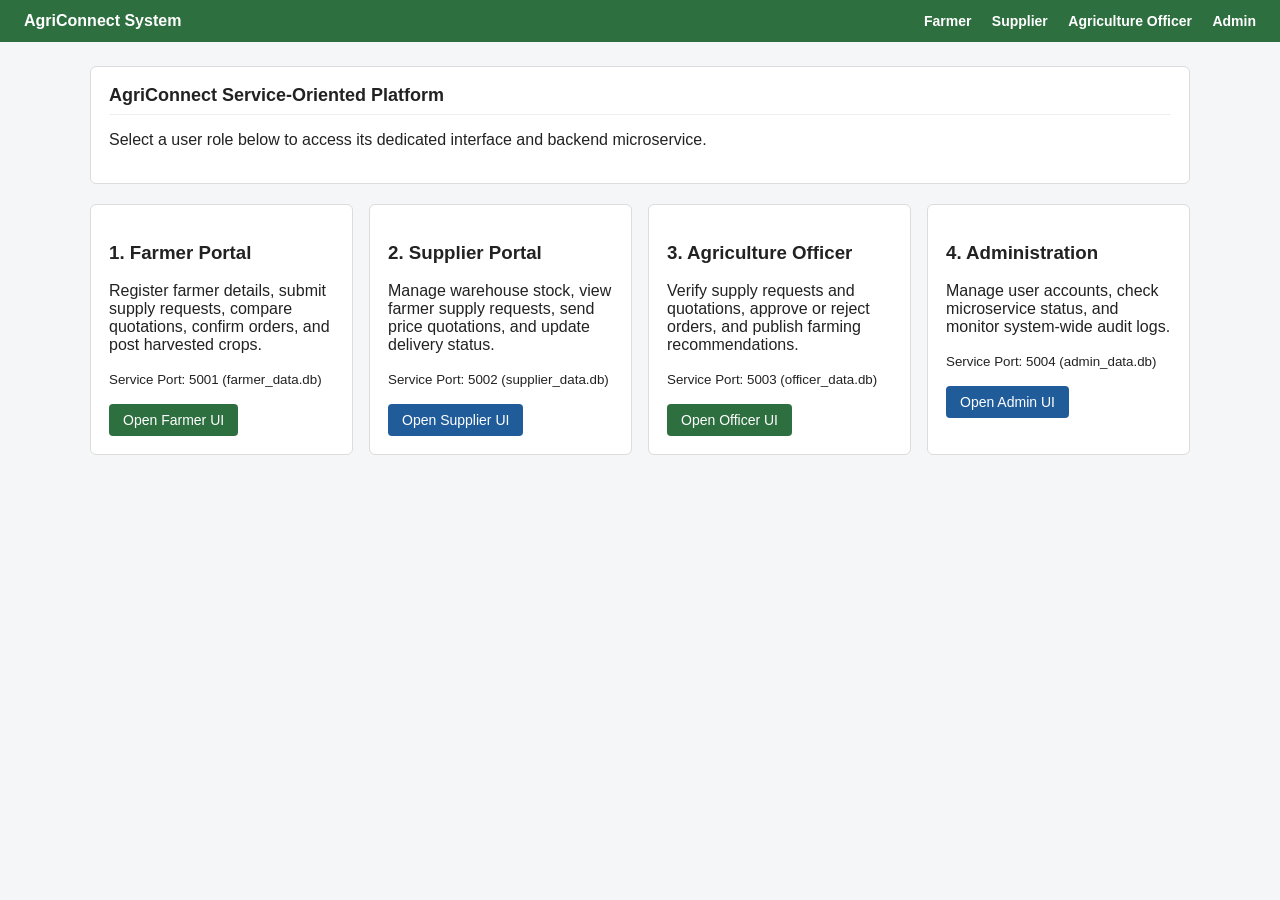
<file: ClientPortal/wwwroot/index.html>
<!DOCTYPE html>
<html lang="en">
<head>
  <meta charset="UTF-8" />
  <title>AgriConnect - Role Selection</title>
  <link rel="stylesheet" href="css/style.css" />
</head>
<body>
  <div class="navbar">
    <div><strong>AgriConnect System</strong></div>
    <div>
      <a href="farmer.html">Farmer</a>
      <a href="supplier.html">Supplier</a>
      <a href="officer.html">Agriculture Officer</a>
      <a href="admin.html">Admin</a>
    </div>
  </div>

  <div class="container">
    <div class="box">
      <h2>AgriConnect Service-Oriented Platform</h2>
      <p>Select a user role below to access its dedicated interface and backend microservice.</p>
    </div>

    <div class="role-grid">
      <div class="box">
        <h3>1. Farmer Portal</h3>
        <p>Register farmer details, submit supply requests, compare quotations, confirm orders, and post harvested crops.</p>
        <p><small>Service Port: 5001 (farmer_data.db)</small></p>
        <a href="farmer.html"><button>Open Farmer UI</button></a>
      </div>

      <div class="box">
        <h3>2. Supplier Portal</h3>
        <p>Manage warehouse stock, view farmer supply requests, send price quotations, and update delivery status.</p>
        <p><small>Service Port: 5002 (supplier_data.db)</small></p>
        <a href="supplier.html"><button class="btn-blue">Open Supplier UI</button></a>
      </div>

      <div class="box">
        <h3>3. Agriculture Officer</h3>
        <p>Verify supply requests and quotations, approve or reject orders, and publish farming recommendations.</p>
        <p><small>Service Port: 5003 (officer_data.db)</small></p>
        <a href="officer.html"><button>Open Officer UI</button></a>
      </div>

      <div class="box">
        <h3>4. Administration</h3>
        <p>Manage user accounts, check microservice status, and monitor system-wide audit logs.</p>
        <p><small>Service Port: 5004 (admin_data.db)</small></p>
        <a href="admin.html"><button class="btn-blue">Open Admin UI</button></a>
      </div>
    </div>
  </div>
</body>
</html>
</file>
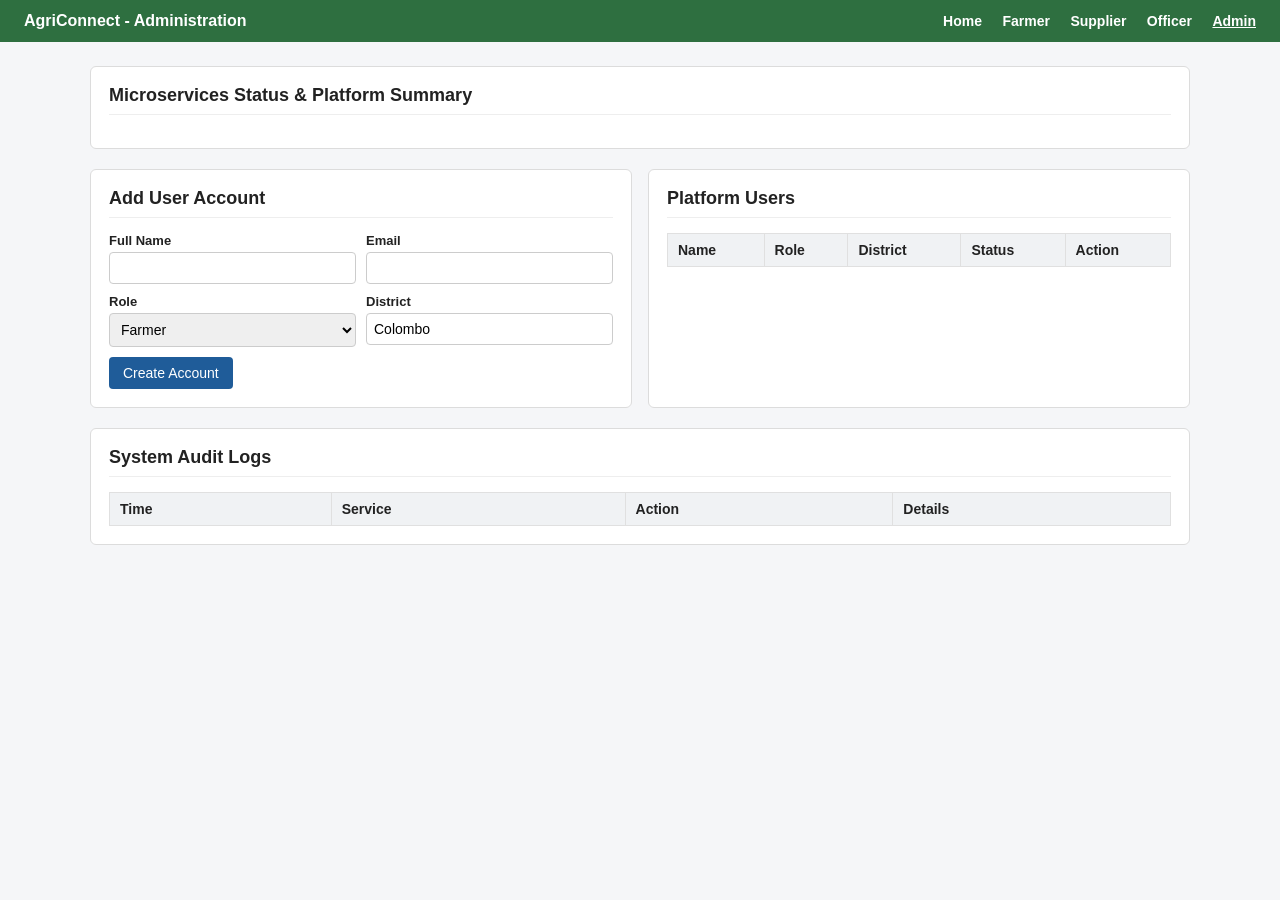
<file: ClientPortal/wwwroot/admin.html>
<!DOCTYPE html>
<html lang="en">
<head>
  <meta charset="UTF-8" />
  <title>Administration - AgriConnect</title>
  <link rel="stylesheet" href="css/style.css" />
</head>
<body>
  <div class="navbar">
    <div><strong>AgriConnect - Administration</strong></div>
    <div>
      <a href="index.html">Home</a>
      <a href="farmer.html">Farmer</a>
      <a href="supplier.html">Supplier</a>
      <a href="officer.html">Officer</a>
      <a class="active" href="admin.html">Admin</a>
    </div>
  </div>

  <div class="container">
    <div class="box">
      <h2>Microservices Status & Platform Summary</h2>
      <div class="row" id="summaryCards"></div>
    </div>

    <div class="row">
      <div class="col box">
        <h2>Add User Account</h2>
        <form id="userForm">
          <div class="form-row">
            <div><label>Full Name</label><input id="uName" required /></div>
            <div><label>Email</label><input id="uEmail" type="email" required /></div>
          </div>
          <div class="form-row">
            <div><label>Role</label><select id="uRole"><option>Farmer</option><option>Supplier</option><option>Officer</option><option>Admin</option></select></div>
            <div><label>District</label><input id="uDist" value="Colombo" required /></div>
          </div>
          <button type="submit" class="btn-blue">Create Account</button>
        </form>
      </div>

      <div class="col box">
        <h2>Platform Users</h2>
        <table>
          <thead><tr><th>Name</th><th>Role</th><th>District</th><th>Status</th><th>Action</th></tr></thead>
          <tbody id="userTable"></tbody>
        </table>
      </div>
    </div>

    <div class="box">
      <h2>System Audit Logs</h2>
      <table>
        <thead><tr><th>Time</th><th>Service</th><th>Action</th><th>Details</th></tr></thead>
        <tbody id="logTable"></tbody>
      </table>
    </div>
  </div>

  <script src="js/app.js"></script>
  <script>
    async function loadAdmin() {
      const [summary, users, logs] = await Promise.all([
        fetch(`${SERVICES.admin}/summary`).then(r => r.json()),
        fetch(`${SERVICES.admin}/users`).then(r => r.json()),
        fetch(`${SERVICES.admin}/logs`).then(r => r.json())
      ]);

      document.getElementById("summaryCards").innerHTML = `
        <div class="col"><strong>Total Users:</strong> ${summary.totalUsers}</div>
        <div class="col"><strong>Supply Requests:</strong> ${summary.requests}</div>
        <div class="col"><strong>Quotations:</strong> ${summary.quotes}</div>
        <div class="col"><strong>Crop Listings:</strong> ${summary.crops}</div>
        <div class="col"><strong>FarmerService (5001):</strong> ${getBadge(summary.services.farmer)}</div>
        <div class="col"><strong>SupplierService (5002):</strong> ${getBadge(summary.services.supplier)}</div>
        <div class="col"><strong>OfficerService (5003):</strong> ${getBadge(summary.services.officer)}</div>
        <div class="col"><strong>AdminService (5004):</strong> ${getBadge(summary.services.admin)}</div>
      `;

      document.getElementById("userTable").innerHTML = users.map(u => `
        <tr>
          <td>${u.fullName}<br><small>${u.email}</small></td>
          <td>${u.role}</td>
          <td>${u.district}</td>
          <td>${u.active ? getBadge("Running") : getBadge("Offline")}</td>
          <td><button class="btn-sm btn-blue" onclick="toggleUser(${u.id})">${u.active ? "Disable" : "Enable"}</button></td>
        </tr>
      `).join("");

      document.getElementById("logTable").innerHTML = logs.map(l => `
        <tr>
          <td>${new Date(l.logTime).toLocaleString()}</td>
          <td>${l.serviceName}</td>
          <td>${l.action}</td>
          <td>${l.details}</td>
        </tr>
      `).join("");
    }

    async function toggleUser(id) {
      await fetch(`${SERVICES.admin}/users/${id}/toggle`, { method: "PUT" });
      loadAdmin();
    }

    document.getElementById("userForm").addEventListener("submit", async e => {
      e.preventDefault();
      await fetch(`${SERVICES.admin}/users`, {
        method: "POST",
        headers: { "Content-Type": "application/json" },
        body: JSON.stringify({
          fullName: document.getElementById("uName").value,
          email: document.getElementById("uEmail").value,
          role: document.getElementById("uRole").value,
          district: document.getElementById("uDist").value,
          active: true
        })
      });
      e.target.reset();
      alert("User created.");
      loadAdmin();
    });

    loadAdmin();
  </script>
</body>
</html>
</file>
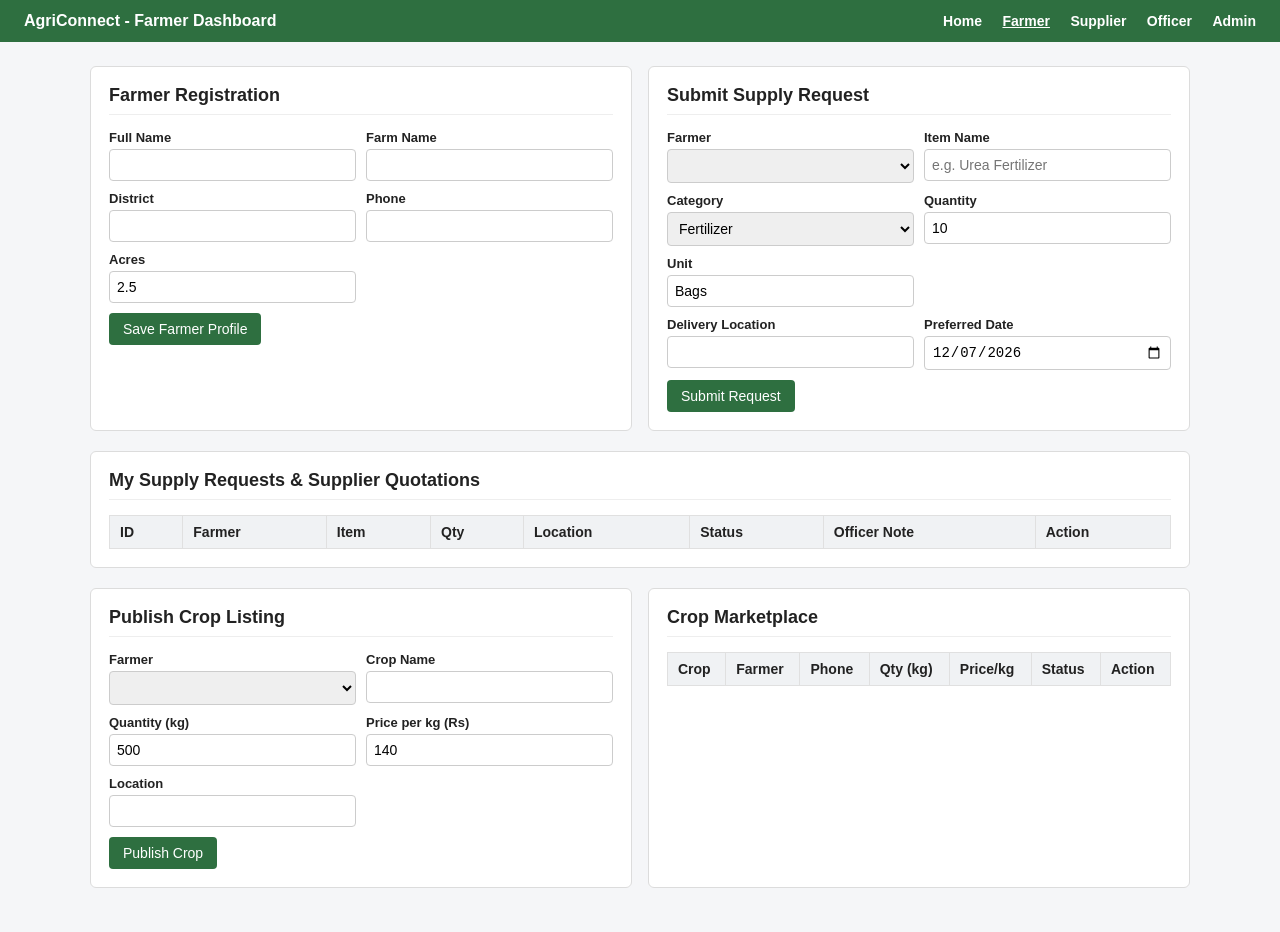
<file: ClientPortal/wwwroot/farmer.html>
<!DOCTYPE html>
<html lang="en">
<head>
  <meta charset="UTF-8" />
  <title>Farmer Dashboard - AgriConnect</title>
  <link rel="stylesheet" href="css/style.css" />
</head>
<body>
  <div class="navbar">
    <div><strong>AgriConnect - Farmer Dashboard</strong></div>
    <div>
      <a href="index.html">Home</a>
      <a class="active" href="farmer.html">Farmer</a>
      <a href="supplier.html">Supplier</a>
      <a href="officer.html">Officer</a>
      <a href="admin.html">Admin</a>
    </div>
  </div>

  <div class="container">
    <div class="row">
      <div class="col box">
        <h2>Farmer Registration</h2>
        <form id="regForm">
          <div class="form-row">
            <div><label>Full Name</label><input id="fName" required /></div>
            <div><label>Farm Name</label><input id="fFarm" required /></div>
          </div>
          <div class="form-row">
            <div><label>District</label><input id="fDistrict" required /></div>
            <div><label>Phone</label><input id="fPhone" required /></div>
            <div><label>Acres</label><input id="fAcres" type="number" step="0.1" value="2.5" required /></div>
          </div>
          <button type="submit">Save Farmer Profile</button>
        </form>
      </div>

      <div class="col box">
        <h2>Submit Supply Request</h2>
        <form id="reqForm">
          <div class="form-row">
            <div><label>Farmer</label><select id="reqFarmer"></select></div>
            <div><label>Item Name</label><input id="reqItem" placeholder="e.g. Urea Fertilizer" required /></div>
          </div>
          <div class="form-row">
            <div><label>Category</label>
              <select id="reqCat"><option>Fertilizer</option><option>Seeds</option><option>Pesticide</option><option>Tools</option></select>
            </div>
            <div><label>Quantity</label><input id="reqQty" type="number" value="10" required /></div>
            <div><label>Unit</label><input id="reqUnit" value="Bags" required /></div>
          </div>
          <div class="form-row">
            <div><label>Delivery Location</label><input id="reqLoc" required /></div>
            <div><label>Preferred Date</label><input id="reqDate" type="date" required /></div>
          </div>
          <button type="submit">Submit Request</button>
        </form>
      </div>
    </div>

    <div class="box">
      <h2>My Supply Requests & Supplier Quotations</h2>
      <table>
        <thead>
          <tr><th>ID</th><th>Farmer</th><th>Item</th><th>Qty</th><th>Location</th><th>Status</th><th>Officer Note</th><th>Action</th></tr>
        </thead>
        <tbody id="reqTable"></tbody>
      </table>

      <div id="quoteBox" style="display:none; margin-top:15px; padding:12px; background:#f9f9f9; border:1px solid #ccc;">
        <strong>Quotations for Request #<span id="qReqId"></span></strong>
        <table style="margin-top:8px;">
          <thead><tr><th>Supplier</th><th>Unit Price</th><th>Total</th><th>Delivery Days</th><th>Remarks</th><th>Confirm</th></tr></thead>
          <tbody id="quoteTable"></tbody>
        </table>
      </div>
    </div>

    <div class="row">
      <div class="col box">
        <h2>Publish Crop Listing</h2>
        <form id="cropForm">
          <div class="form-row">
            <div><label>Farmer</label><select id="cropFarmer"></select></div>
            <div><label>Crop Name</label><input id="cropName" required /></div>
          </div>
          <div class="form-row">
            <div><label>Quantity (kg)</label><input id="cropQty" type="number" value="500" required /></div>
            <div><label>Price per kg (Rs)</label><input id="cropPrice" type="number" value="140" required /></div>
            <div><label>Location</label><input id="cropLoc" required /></div>
          </div>
          <button type="submit">Publish Crop</button>
        </form>
      </div>

      <div class="col box">
        <h2>Crop Marketplace</h2>
        <table>
          <thead><tr><th>Crop</th><th>Farmer</th><th>Phone</th><th>Qty (kg)</th><th>Price/kg</th><th>Status</th><th>Action</th></tr></thead>
          <tbody id="cropTable"></tbody>
        </table>
      </div>
    </div>
  </div>

  <script src="js/app.js"></script>
  <script>
    document.getElementById("reqDate").valueAsDate = new Date(Date.now() + 3 * 86400000);

    async function loadData() {
      const [farmers, requests, crops] = await Promise.all([
        fetch(`${SERVICES.farmer}/profiles`).then(r => r.json()),
        fetch(`${SERVICES.farmer}/requests`).then(r => r.json()),
        fetch(`${SERVICES.farmer}/crops`).then(r => r.json())
      ]);

      const options = farmers.map(f => `<option value="${f.id}">${f.fullName} (${f.district})</option>`).join("");
      document.getElementById("reqFarmer").innerHTML = options;
      document.getElementById("cropFarmer").innerHTML = options;

      document.getElementById("reqTable").innerHTML = requests.map(r => `
        <tr>
          <td>${r.id}</td>
          <td>${r.farmerName}</td>
          <td>${r.itemName}</td>
          <td>${r.quantity} ${r.unit}</td>
          <td>${r.deliveryLocation}</td>
          <td>${getBadge(r.status)}</td>
          <td>${r.officerNote || "-"}</td>
          <td><button class="btn-sm btn-blue" onclick="viewQuotes(${r.id}, '${r.status}')">Quotations</button></td>
        </tr>
      `).join("");

      document.getElementById("cropTable").innerHTML = crops.map(c => `
        <tr>
          <td>${c.cropName}</td>
          <td>${c.farmerName}</td>
          <td>${c.contactPhone}</td>
          <td>${c.quantityKg}</td>
          <td>Rs. ${c.pricePerKg}</td>
          <td>${getBadge(c.status)}</td>
          <td>${c.status === "Available" ? `<button class="btn-sm" onclick="markSold(${c.id})">Mark Sold</button>` : "-"}</td>
        </tr>
      `).join("");
    }

    async function viewQuotes(reqId, status) {
      const list = await fetch(`${SERVICES.farmer}/requests/${reqId}/quotations`).then(r => r.json());
      document.getElementById("qReqId").textContent = reqId;
      document.getElementById("quoteBox").style.display = "block";

      if (!list.length) {
        document.getElementById("quoteTable").innerHTML = `<tr><td colspan="6">No quotations available yet.</td></tr>`;
        return;
      }

      document.getElementById("quoteTable").innerHTML = list.map(q => `
        <tr>
          <td>${q.supplierName}</td>
          <td>Rs. ${q.unitPrice}</td>
          <td>Rs. ${q.totalAmount}</td>
          <td>${q.deliveryDays} days</td>
          <td>${q.remarks}</td>
          <td>
            ${status === "Approved"
              ? `<button class="btn-sm" onclick="confirmOrder(${reqId}, ${q.id}, '${q.supplierName}', ${q.totalAmount})">Confirm</button>`
              : `<span>${status}</span>`}
          </td>
        </tr>
      `).join("");
    }

    async function confirmOrder(reqId, quotationId, supplierName, totalAmount) {
      const res = await fetch(`${SERVICES.farmer}/requests/${reqId}/confirm`, {
        method: "POST",
        headers: { "Content-Type": "application/json" },
        body: JSON.stringify({ quotationId, supplierName, totalAmount })
      });
      if (res.ok) {
        alert("Order confirmed successfully.");
        document.getElementById("quoteBox").style.display = "none";
        loadData();
      }
    }

    async function markSold(id) {
      await fetch(`${SERVICES.farmer}/crops/${id}/sold`, { method: "PUT" });
      loadData();
    }

    document.getElementById("regForm").addEventListener("submit", async e => {
      e.preventDefault();
      await fetch(`${SERVICES.farmer}/register`, {
        method: "POST",
        headers: { "Content-Type": "application/json" },
        body: JSON.stringify({
          fullName: document.getElementById("fName").value,
          farmName: document.getElementById("fFarm").value,
          district: document.getElementById("fDistrict").value,
          phone: document.getElementById("fPhone").value,
          acres: parseFloat(document.getElementById("fAcres").value)
        })
      });
      e.target.reset();
      alert("Farmer registered.");
      loadData();
    });

    document.getElementById("reqForm").addEventListener("submit", async e => {
      e.preventDefault();
      await fetch(`${SERVICES.farmer}/requests`, {
        method: "POST",
        headers: { "Content-Type": "application/json" },
        body: JSON.stringify({
          farmerId: parseInt(document.getElementById("reqFarmer").value),
          itemName: document.getElementById("reqItem").value,
          category: document.getElementById("reqCat").value,
          quantity: parseInt(document.getElementById("reqQty").value),
          unit: document.getElementById("reqUnit").value,
          deliveryLocation: document.getElementById("reqLoc").value,
          preferredDate: document.getElementById("reqDate").value
        })
      });
      e.target.reset();
      alert("Supply request submitted.");
      loadData();
    });

    document.getElementById("cropForm").addEventListener("submit", async e => {
      e.preventDefault();
      await fetch(`${SERVICES.farmer}/crops`, {
        method: "POST",
        headers: { "Content-Type": "application/json" },
        body: JSON.stringify({
          farmerId: parseInt(document.getElementById("cropFarmer").value),
          cropName: document.getElementById("cropName").value,
          quantityKg: parseFloat(document.getElementById("cropQty").value),
          pricePerKg: parseFloat(document.getElementById("cropPrice").value),
          location: document.getElementById("cropLoc").value
        })
      });
      e.target.reset();
      alert("Crop published.");
      loadData();
    });

    loadData();
  </script>
</body>
</html>
</file>
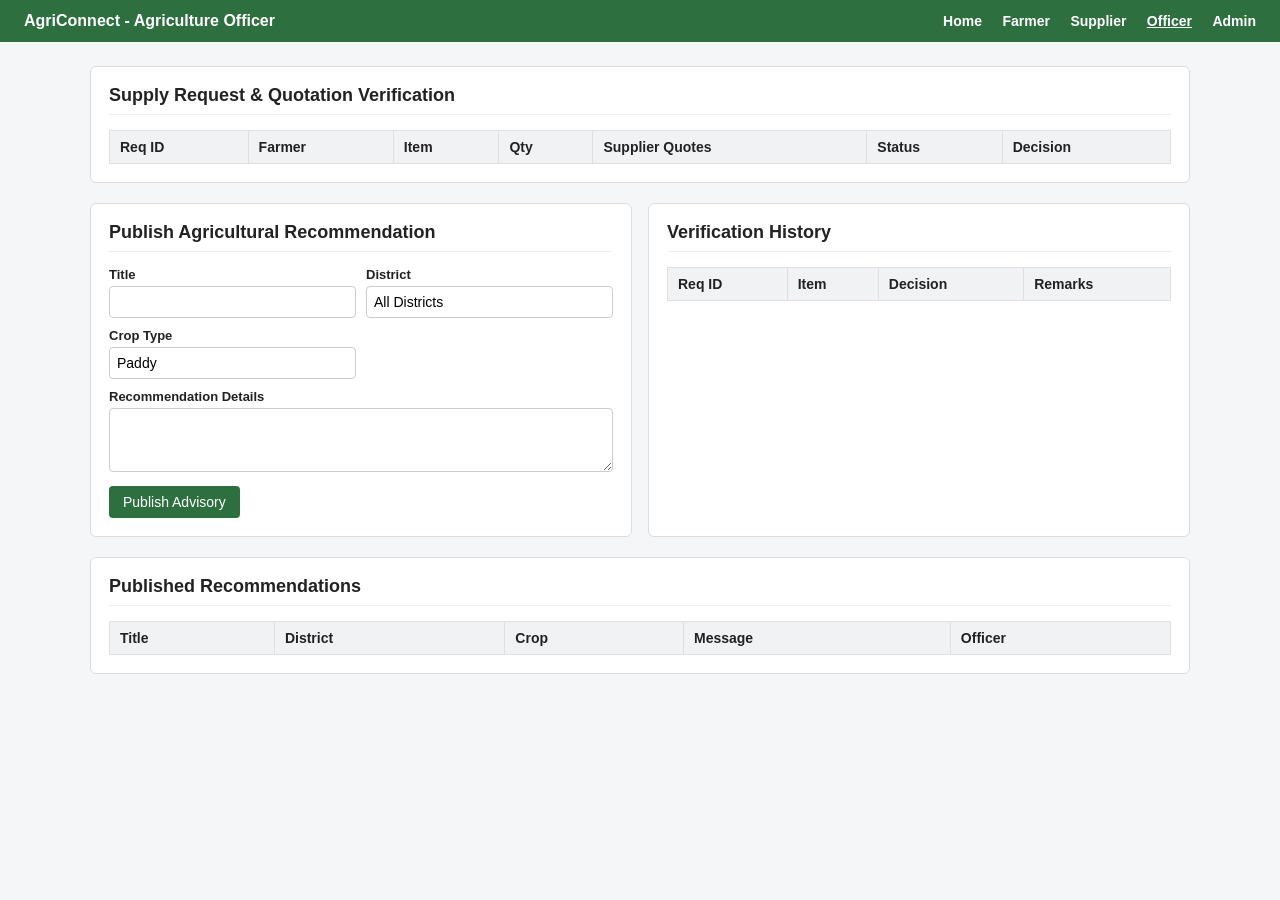
<file: ClientPortal/wwwroot/officer.html>
<!DOCTYPE html>
<html lang="en">
<head>
  <meta charset="UTF-8" />
  <title>Agriculture Officer - AgriConnect</title>
  <link rel="stylesheet" href="css/style.css" />
</head>
<body>
  <div class="navbar">
    <div><strong>AgriConnect - Agriculture Officer</strong></div>
    <div>
      <a href="index.html">Home</a>
      <a href="farmer.html">Farmer</a>
      <a href="supplier.html">Supplier</a>
      <a class="active" href="officer.html">Officer</a>
      <a href="admin.html">Admin</a>
    </div>
  </div>

  <div class="container">
    <div class="box">
      <h2>Supply Request & Quotation Verification</h2>
      <table>
        <thead><tr><th>Req ID</th><th>Farmer</th><th>Item</th><th>Qty</th><th>Supplier Quotes</th><th>Status</th><th>Decision</th></tr></thead>
        <tbody id="wfTable"></tbody>
      </table>
    </div>

    <div class="row">
      <div class="col box">
        <h2>Publish Agricultural Recommendation</h2>
        <form id="advForm">
          <div class="form-row">
            <div><label>Title</label><input id="aTitle" required /></div>
            <div><label>District</label><input id="aDistrict" value="All Districts" required /></div>
            <div><label>Crop Type</label><input id="aCrop" value="Paddy" required /></div>
          </div>
          <div class="form-row">
            <div><label>Recommendation Details</label><textarea id="aMsg" rows="3" required></textarea></div>
          </div>
          <button type="submit">Publish Advisory</button>
        </form>
      </div>

      <div class="col box">
        <h2>Verification History</h2>
        <table>
          <thead><tr><th>Req ID</th><th>Item</th><th>Decision</th><th>Remarks</th></tr></thead>
          <tbody id="verTable"></tbody>
        </table>
      </div>
    </div>

    <div class="box">
      <h2>Published Recommendations</h2>
      <table>
        <thead><tr><th>Title</th><th>District</th><th>Crop</th><th>Message</th><th>Officer</th></tr></thead>
        <tbody id="advTable"></tbody>
      </table>
    </div>
  </div>

  <script src="js/app.js"></script>
  <script>
    async function loadOfficer() {
      const [wf, verifications, advisories] = await Promise.all([
        fetch(`${SERVICES.officer}/workflows`).then(r => r.json()),
        fetch(`${SERVICES.officer}/verifications`).then(r => r.json()),
        fetch(`${SERVICES.officer}/advisories`).then(r => r.json())
      ]);

      const requests = wf.requests || [];
      const quotes = wf.quotes || [];

      document.getElementById("wfTable").innerHTML = requests.map(r => {
        const qList = quotes.filter(q => q.supplyRequestId === r.id);
        const qText = qList.length ? qList.map(q => `${q.supplierName}: Rs.${q.totalAmount}`).join("<br>") : "None";

        return `
          <tr>
            <td>#${r.id}</td>
            <td>${r.farmerName}</td>
            <td>${r.itemName}</td>
            <td>${r.quantity} ${r.unit}</td>
            <td>${qText}</td>
            <td>${getBadge(r.status)}</td>
            <td>
              <button class="btn-sm" onclick="decide(${r.id}, '${r.farmerName}', '${r.itemName}', 'Approved')">Approve</button>
              <button class="btn-sm btn-red" onclick="decide(${r.id}, '${r.farmerName}', '${r.itemName}', 'Rejected')">Reject</button>
            </td>
          </tr>
        `;
      }).join("");

      document.getElementById("verTable").innerHTML = verifications.map(v => `
        <tr><td>#${v.supplyRequestId}</td><td>${v.itemName}</td><td>${getBadge(v.decision)}</td><td>${v.remarks}</td></tr>
      `).join("");

      document.getElementById("advTable").innerHTML = advisories.map(a => `
        <tr><td>${a.title}</td><td>${a.district}</td><td>${a.cropType}</td><td>${a.message}</td><td>${a.officerName}</td></tr>
      `).join("");
    }

    async function decide(supplyRequestId, farmerName, itemName, decision) {
      const remarks = prompt("Enter verification note:", decision === "Approved" ? "Approved for agricultural use." : "Rejected due to compliance issue.");
      if (remarks === null) return;

      await fetch(`${SERVICES.officer}/verify`, {
        method: "POST",
        headers: { "Content-Type": "application/json" },
        body: JSON.stringify({ supplyRequestId, farmerName, itemName, officerName: "Dr. Chaminda Silva", decision, remarks })
      });
      loadOfficer();
    }

    document.getElementById("advForm").addEventListener("submit", async e => {
      e.preventDefault();
      await fetch(`${SERVICES.officer}/advisories`, {
        method: "POST",
        headers: { "Content-Type": "application/json" },
        body: JSON.stringify({
          title: document.getElementById("aTitle").value,
          district: document.getElementById("aDistrict").value,
          cropType: document.getElementById("aCrop").value,
          message: document.getElementById("aMsg").value,
          officerName: "Dr. Chaminda Silva"
        })
      });
      e.target.reset();
      alert("Advisory published.");
      loadOfficer();
    });

    loadOfficer();
  </script>
</body>
</html>
</file>
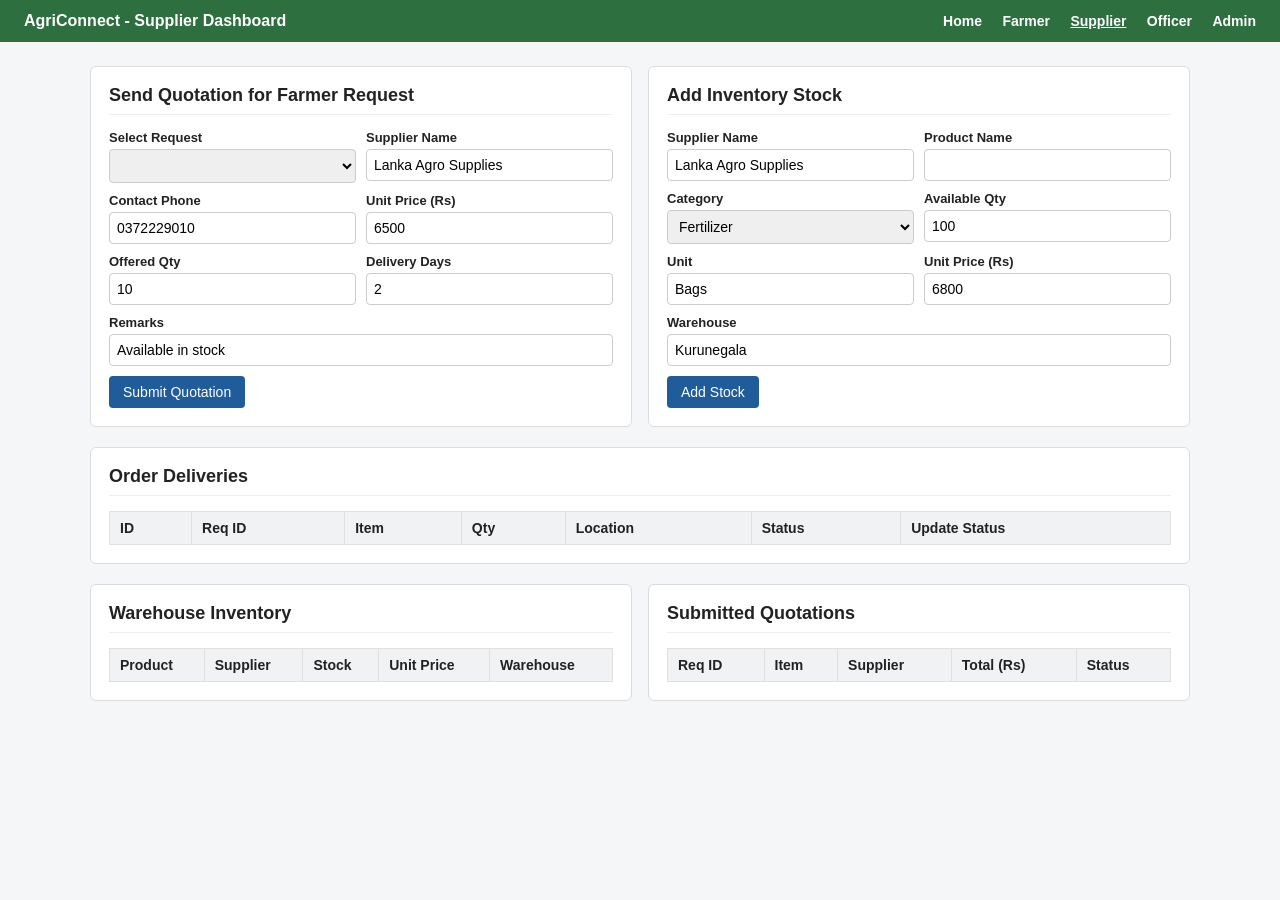
<file: ClientPortal/wwwroot/supplier.html>
<!DOCTYPE html>
<html lang="en">
<head>
  <meta charset="UTF-8" />
  <title>Supplier Dashboard - AgriConnect</title>
  <link rel="stylesheet" href="css/style.css" />
</head>
<body>
  <div class="navbar">
    <div><strong>AgriConnect - Supplier Dashboard</strong></div>
    <div>
      <a href="index.html">Home</a>
      <a href="farmer.html">Farmer</a>
      <a class="active" href="supplier.html">Supplier</a>
      <a href="officer.html">Officer</a>
      <a href="admin.html">Admin</a>
    </div>
  </div>

  <div class="container">
    <div class="row">
      <div class="col box">
        <h2>Send Quotation for Farmer Request</h2>
        <form id="quoteForm">
          <div class="form-row">
            <div><label>Select Request</label><select id="qReqSelect"></select></div>
            <div><label>Supplier Name</label><input id="qSupplier" value="Lanka Agro Supplies" required /></div>
          </div>
          <div class="form-row">
            <div><label>Contact Phone</label><input id="qPhone" value="0372229010" required /></div>
            <div><label>Unit Price (Rs)</label><input id="qPrice" type="number" value="6500" required /></div>
            <div><label>Offered Qty</label><input id="qQty" type="number" value="10" required /></div>
            <div><label>Delivery Days</label><input id="qDays" type="number" value="2" required /></div>
          </div>
          <div class="form-row">
            <div><label>Remarks</label><input id="qRemarks" value="Available in stock" /></div>
          </div>
          <button type="submit" class="btn-blue">Submit Quotation</button>
        </form>
      </div>

      <div class="col box">
        <h2>Add Inventory Stock</h2>
        <form id="stockForm">
          <div class="form-row">
            <div><label>Supplier Name</label><input id="sSupplier" value="Lanka Agro Supplies" required /></div>
            <div><label>Product Name</label><input id="sName" required /></div>
          </div>
          <div class="form-row">
            <div><label>Category</label><select id="sCat"><option>Fertilizer</option><option>Seeds</option><option>Pesticide</option></select></div>
            <div><label>Available Qty</label><input id="sQty" type="number" value="100" required /></div>
            <div><label>Unit</label><input id="sUnit" value="Bags" required /></div>
            <div><label>Unit Price (Rs)</label><input id="sPrice" type="number" value="6800" required /></div>
          </div>
          <div class="form-row">
            <div><label>Warehouse</label><input id="sWarehouse" value="Kurunegala" required /></div>
          </div>
          <button type="submit" class="btn-blue">Add Stock</button>
        </form>
      </div>
    </div>

    <div class="box">
      <h2>Order Deliveries</h2>
      <table>
        <thead><tr><th>ID</th><th>Req ID</th><th>Item</th><th>Qty</th><th>Location</th><th>Status</th><th>Update Status</th></tr></thead>
        <tbody id="deliveryTable"></tbody>
      </table>
    </div>

    <div class="row">
      <div class="col box">
        <h2>Warehouse Inventory</h2>
        <table>
          <thead><tr><th>Product</th><th>Supplier</th><th>Stock</th><th>Unit Price</th><th>Warehouse</th></tr></thead>
          <tbody id="stockTable"></tbody>
        </table>
      </div>

      <div class="col box">
        <h2>Submitted Quotations</h2>
        <table>
          <thead><tr><th>Req ID</th><th>Item</th><th>Supplier</th><th>Total (Rs)</th><th>Status</th></tr></thead>
          <tbody id="quotesTable"></tbody>
        </table>
      </div>
    </div>
  </div>

  <script src="js/app.js"></script>
  <script>
    let allRequests = [];

    async function loadSupplier() {
      const [stock, requests, quotes, deliveries] = await Promise.all([
        fetch(`${SERVICES.supplier}/inventory`).then(r => r.json()),
        fetch(`${SERVICES.supplier}/farmer-requests`).then(r => r.json()),
        fetch(`${SERVICES.supplier}/quotations`).then(r => r.json()),
        fetch(`${SERVICES.supplier}/deliveries`).then(r => r.json())
      ]);

      allRequests = requests;
      document.getElementById("qReqSelect").innerHTML = requests.map(r =>
        `<option value="${r.id}">Req #${r.id} - ${r.itemName} (${r.quantity} ${r.unit})</option>`
      ).join("");

      document.getElementById("stockTable").innerHTML = stock.map(s => `
        <tr><td>${s.productName}</td><td>${s.supplierName}</td><td>${s.availableQty} ${s.unit}</td><td>Rs. ${s.unitPrice}</td><td>${s.warehouse}</td></tr>
      `).join("");

      document.getElementById("quotesTable").innerHTML = quotes.map(q => `
        <tr><td>#${q.supplyRequestId}</td><td>${q.itemName}</td><td>${q.supplierName}</td><td>Rs. ${q.totalAmount}</td><td>${getBadge(q.status)}</td></tr>
      `).join("");

      document.getElementById("deliveryTable").innerHTML = deliveries.length ? deliveries.map(d => `
        <tr>
          <td>${d.id}</td>
          <td>#${d.supplyRequestId}</td>
          <td>${d.itemName}</td>
          <td>${d.quantity}</td>
          <td>${d.deliveryLocation}</td>
          <td>${getBadge(d.status)}</td>
          <td>
            <select onchange="changeDelivery(${d.id}, this.value)">
              <option ${d.status==="Preparing"?"selected":""}>Preparing</option>
              <option ${d.status==="Dispatched"?"selected":""}>Dispatched</option>
              <option ${d.status==="InTransit"?"selected":""}>InTransit</option>
              <option ${d.status==="Delivered"?"selected":""}>Delivered</option>
            </select>
          </td>
        </tr>
      `).join("") : `<tr><td colspan="7">No confirmed orders for delivery yet.</td></tr>`;
    }

    async function changeDelivery(id, status) {
      await fetch(`${SERVICES.supplier}/deliveries/${id}/status`, {
        method: "PUT",
        headers: { "Content-Type": "application/json" },
        body: JSON.stringify({ status })
      });
      loadSupplier();
    }

    document.getElementById("quoteForm").addEventListener("submit", async e => {
      e.preventDefault();
      const reqId = parseInt(document.getElementById("qReqSelect").value);
      const req = allRequests.find(x => x.id === reqId);
      await fetch(`${SERVICES.supplier}/quotations`, {
        method: "POST",
        headers: { "Content-Type": "application/json" },
        body: JSON.stringify({
          supplyRequestId: reqId,
          itemName: req ? req.itemName : "Supply Item",
          supplierName: document.getElementById("qSupplier").value,
          contactPhone: document.getElementById("qPhone").value,
          unitPrice: parseFloat(document.getElementById("qPrice").value),
          offeredQty: parseInt(document.getElementById("qQty").value),
          deliveryDays: parseInt(document.getElementById("qDays").value),
          remarks: document.getElementById("qRemarks").value
        })
      });
      alert("Quotation submitted.");
      loadSupplier();
    });

    document.getElementById("stockForm").addEventListener("submit", async e => {
      e.preventDefault();
      await fetch(`${SERVICES.supplier}/inventory`, {
        method: "POST",
        headers: { "Content-Type": "application/json" },
        body: JSON.stringify({
          supplierName: document.getElementById("sSupplier").value,
          productName: document.getElementById("sName").value,
          category: document.getElementById("sCat").value,
          availableQty: parseInt(document.getElementById("sQty").value),
          unit: document.getElementById("sUnit").value,
          unitPrice: parseFloat(document.getElementById("sPrice").value),
          warehouse: document.getElementById("sWarehouse").value
        })
      });
      e.target.reset();
      alert("Stock added.");
      loadSupplier();
    });

    loadSupplier();
  </script>
</body>
</html>
</file>
<file: ClientPortal/wwwroot/css/style.css>
body {
  font-family: Arial, Helvetica, sans-serif;
  background-color: #f5f6f8;
  color: #222;
  margin: 0;
  padding: 0;
}

.navbar {
  background-color: #2e6f40;
  color: #fff;
  padding: 12px 24px;
  display: flex;
  justify-content: space-between;
  align-items: center;
}

.navbar a {
  color: #fff;
  text-decoration: none;
  margin-left: 16px;
  font-size: 14px;
  font-weight: bold;
}

.navbar a:hover, .navbar a.active {
  text-decoration: underline;
}

.container {
  max-width: 1100px;
  margin: 24px auto;
  padding: 0 16px;
}

.box {
  background: #fff;
  border: 1px solid #dcdcdc;
  border-radius: 6px;
  padding: 18px;
  margin-bottom: 20px;
}

h2 {
  margin-top: 0;
  font-size: 18px;
  border-bottom: 1px solid #eee;
  padding-bottom: 8px;
}

.row {
  display: flex;
  gap: 16px;
  flex-wrap: wrap;
}

.col {
  flex: 1;
  min-width: 280px;
}

.form-row {
  display: grid;
  grid-template-columns: repeat(auto-fit, minmax(180px, 1fr));
  gap: 10px;
  margin-bottom: 10px;
}

label {
  display: block;
  font-size: 13px;
  margin-bottom: 4px;
  font-weight: bold;
}

input, select, textarea {
  width: 100%;
  padding: 7px;
  border: 1px solid #ccc;
  border-radius: 4px;
  box-sizing: border-box;
  font-size: 14px;
}

button {
  background-color: #2e6f40;
  color: #fff;
  border: none;
  padding: 8px 14px;
  border-radius: 4px;
  cursor: pointer;
  font-size: 14px;
}

button:hover {
  background-color: #245732;
}

button.btn-blue { background-color: #1f5c99; }
button.btn-red { background-color: #b53030; }
button.btn-sm { padding: 5px 9px; font-size: 12px; }

table {
  width: 100%;
  border-collapse: collapse;
  font-size: 14px;
}

th, td {
  border: 1px solid #e0e0e0;
  padding: 8px 10px;
  text-align: left;
}

th {
  background-color: #f0f2f4;
}

.status {
  padding: 3px 7px;
  border-radius: 4px;
  font-size: 12px;
  font-weight: bold;
  background: #eee;
}

.status-approved { background: #d4edda; color: #155724; }
.status-pending { background: #fff3cd; color: #856404; }
.status-rejected { background: #f8d7da; color: #721c24; }
.status-confirmed { background: #cce5ff; color: #004085; }

.role-grid {
  display: grid;
  grid-template-columns: repeat(auto-fit, minmax(230px, 1fr));
  gap: 16px;
}
</file>
